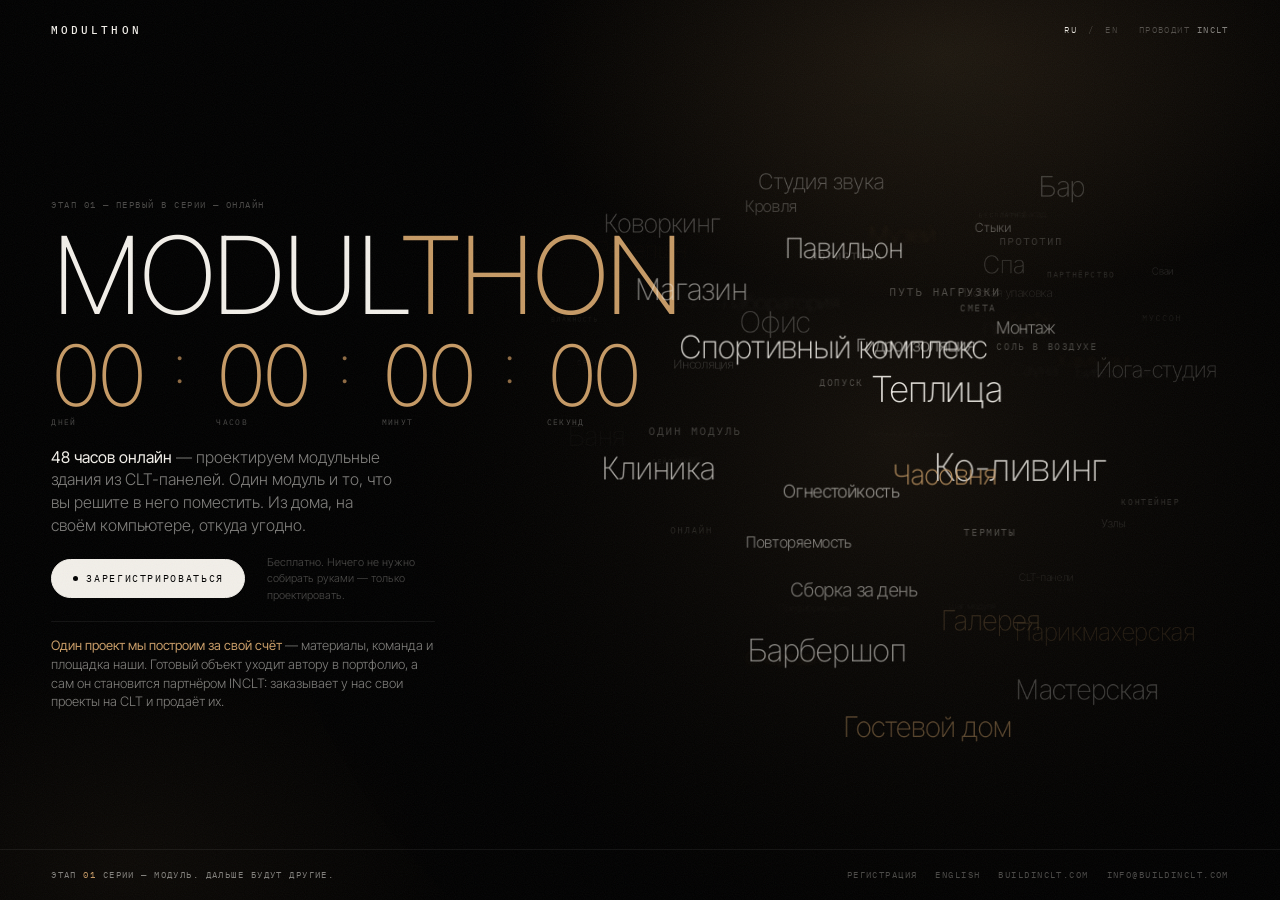
<file: index.html>
<!doctype html>
<html lang="ru">
<head>
<meta charset="utf-8">
<meta name="viewport" content="width=device-width, initial-scale=1">
<title>MODULTHON — 48 часов онлайн: проектируем модульные здания из CLT, бесплатно</title>
<meta name="description" content="Этап 01, онлайн. Сорок восемь часов проектирования модульных зданий из CLT-панелей — баня, спа, галерея, лаборатория, спортзал. Участие бесплатное, нужен только свой компьютер. Один проект INCLT строит за свой счёт, а его автор становится партнёром.">
<link rel="canonical" href="https://modulthon.com/">
<link rel="alternate" hreflang="ru" href="https://modulthon.com/">
<link rel="alternate" hreflang="en" href="https://modulthon.com/en/">
<link rel="alternate" hreflang="x-default" href="https://modulthon.com/">
<meta name="theme-color" content="#000000">
<meta property="og:type" content="website">
<meta property="og:locale" content="ru_RU">
<meta property="og:title" content="MODULTHON — 48 часов онлайн, бесплатно">
<meta property="og:description" content="Один модуль, 48 часов и то здание, которое вы решите в него поместить. Лучший проект мы построим — материалы, команда и площадка наши.">
<meta property="og:url" content="https://modulthon.com/">
<meta name="twitter:card" content="summary_large_image">
<link rel="icon" href="data:image/svg+xml,%3Csvg xmlns='http://www.w3.org/2000/svg' viewBox='0 0 32 32'%3E%3Crect width='32' height='32' fill='%23000'/%3E%3Crect x='7' y='7' width='18' height='18' fill='none' stroke='%23c69a65' stroke-width='2'/%3E%3Cpath d='M16 7v18M7 16h18' stroke='%23c69a65' stroke-width='2'/%3E%3C/svg%3E">
<link rel="preconnect" href="https://fonts.googleapis.com">
<link rel="preconnect" href="https://fonts.gstatic.com" crossorigin>
<link rel="stylesheet" href="https://fonts.googleapis.com/css2?family=IBM+Plex+Mono:wght@400;500&family=Inter+Tight:wght@200;300;400&display=swap">
<link rel="stylesheet" href="./assets/style.css">
<script type="application/ld+json">
{
  "@context": "https://schema.org",
  "@graph": [
  {
  "@type": "Event",
  "@id": "https://modulthon.com/#event",
  "name": "Modulthon — Stage 01",
  "description": "Forty-eight hours online, designing modular buildings in cross-laminated timber. Free to enter. One project is built at INCLT's expense and its author becomes a partner.",
  "inLanguage": ["ru", "en"],
  "startDate": "2026-10-08T09:00:00+08:00",
  "endDate": "2026-10-10T09:00:00+08:00",
  "eventAttendanceMode": "https://schema.org/OnlineEventAttendanceMode",
  "eventStatus": "https://schema.org/EventScheduled",
  "isAccessibleForFree": true,
  "offers": {
    "@type": "Offer",
    "price": "0",
    "priceCurrency": "IDR",
    "availability": "https://schema.org/InStock",
    "url": "https://modulthon.com/register.html"
  },
  "location": {
    "@type": "VirtualLocation",
    "url": "https://modulthon.com/"
  },
  "organizer": { "@type": "Organization", "name": "INCLT", "url": "https://buildinclt.com" },
  "url": "https://modulthon.com/"
  },
  {
  "@type": "Organization",
  "@id": "https://modulthon.com/#organization",
  "name": "MODULTHON",
  "url": "https://modulthon.com/",
  "parentOrganization": {
    "@type": "Organization",
    "@id": "https://buildinclt.com/#organization",
    "name": "INCLT",
    "url": "https://buildinclt.com/"
  }
  }
  ]
}
</script>
</head>
<body class="screen">

<header class="head wrap limit">
  <a class="mark" href="./">MODULTHON</a>
  <span class="head__right">
    <span class="langs"><a href="./" aria-current="page">RU</a>&nbsp;/&nbsp;<a href="./en/">EN</a></span>
    <a class="by" href="https://buildinclt.com" rel="noopener">Проводит <b>INCLT</b></a>
  </span>
</header>

<main class="one wrap limit">

  <section class="lead">
    <span class="eyebrow">Этап 01 — первый в серии — онлайн</span>
    <h1 class="lead__title">MODUL<em>THON</em></h1>

    <!-- Единственное значение, которое правят, чтобы сдвинуть событие. Меняя
         его здесь, поменяйте заодно строку внутри и startDate в JSON-LD выше. -->
    <div class="clock" data-deadline="2026-10-08T09:00:00+08:00" data-labels="Дней,Часов,Минут,Секунд">
      <span class="clock__fallback">Старт 8 октября 2026, 09:00 WITA</span>
    </div>

    <p class="lead__line">
      <b>48 часов онлайн</b> — проектируем модульные здания из CLT-панелей.
      Один модуль и то, что вы решите в него поместить. Из дома, на своём
      компьютере, откуда угодно.
    </p>

    <div class="lead__act">
      <a class="btn" href="./register.html"><span class="btn__dot"></span>Зарегистрироваться</a>
      <p class="note">Бесплатно. Ничего не нужно собирать руками — только проектировать.</p>
    </div>

    <p class="prize">
      <b>Один проект мы построим за свой счёт</b> — материалы, команда
      и площадка наши. Готовый объект уходит автору в портфолио, а сам он
      становится партнёром INCLT: заказывает у нас свои проекты на CLT
      и продаёт их.
    </p>
  </section>

  <section class="field">
    <!-- Слова и ярусы живут здесь: их читает поисковик и видит посетитель
         без JS. cloud.js забирает их отсюда, прячет список и строит из тех
         же слов сферу. Центр и размер — в data-атрибутах ниже. -->
    <div class="cloud" id="cloud" data-cx="0.20" data-cy="-0.01" data-scale="0.94"
         data-label-hint="перетащите центр — двигать облако · колесо — размер"
         data-label-reset="облако возвращено на место"
         data-label-handle="Переместить облако. Колесо — размер, двойной клик — сбросить">
      <span class="tag tag--lg">Йога-студия</span>
      <span class="tag tag--md">Монтаж</span>
      <span class="tag">Прототип</span>
      <span class="tag tag--lg">Гостевой дом</span>
      <span class="tag tag--lg">Баня</span>
      <span class="tag tag--lg">Бар</span>
      <span class="tag tag--md">Инсоляция</span>
      <span class="tag tag--md">Пролёт</span>
      <span class="tag tag--md">Шаг модуля</span>
      <span class="tag">Партнёрство</span>
      <span class="tag tag--lg">Хаммам</span>
      <span class="tag tag--lg">Ко-ливинг</span>
      <span class="tag tag--lg">Коворкинг</span>
      <span class="tag">Один модуль</span>
      <span class="tag">Влажность</span>
      <span class="tag">Портфолио</span>
      <span class="tag tag--lg">Парикмахерская</span>
      <span class="tag tag--md">Тепловой контур</span>
      <span class="tag tag--lg">Клиника</span>
      <span class="tag tag--md">Сборка за день</span>
      <span class="tag tag--lg">Павильон</span>
      <span class="tag tag--md">Крепёж</span>
      <span class="tag">Муссон</span>
      <span class="tag tag--md">Кровля</span>
      <span class="tag tag--lg">Музей</span>
      <span class="tag">Ветровая нагрузка</span>
      <span class="tag">Контейнер</span>
      <span class="tag tag--lg">Лаборатория</span>
      <span class="tag tag--lg">Студия звука</span>
      <span class="tag tag--md">Префабрикация</span>
      <span class="tag tag--md">Узлы</span>
      <span class="tag tag--lg">Галерея</span>
      <span class="tag">Соль в воздухе</span>
      <span class="tag tag--lg">Сауна</span>
      <span class="tag tag--lg">Мастерская</span>
      <span class="tag">Серия</span>
      <span class="tag tag--md">Стыки</span>
      <span class="tag">Бесплатно</span>
      <span class="tag">Онлайн</span>
      <span class="tag tag--md">Огнестойкость</span>
      <span class="tag tag--md">CLT-панели</span>
      <span class="tag">Бали</span>
      <span class="tag tag--lg">Кафе</span>
      <span class="tag tag--lg">Спортивный комплекс</span>
      <span class="tag tag--lg">Пекарня</span>
      <span class="tag tag--lg">Ресепшн</span>
      <span class="tag">Спецификация</span>
      <span class="tag tag--lg">Теплица</span>
      <span class="tag tag--md">Повторяемость</span>
      <span class="tag">Путь нагрузки</span>
      <span class="tag tag--lg">Офис</span>
      <span class="tag tag--md">Сваи</span>
      <span class="tag tag--lg">Часовня</span>
      <span class="tag tag--md">Плоская упаковка</span>
      <span class="tag">Сейсмика</span>
      <span class="tag tag--lg">Магазин</span>
      <span class="tag tag--md">Гидроизоляция</span>
      <span class="tag">Построено, а не отрисовано</span>
      <span class="tag tag--md">Транспортный габарит</span>
      <span class="tag tag--md">Вентфасад</span>
      <span class="tag">48 часов</span>
      <span class="tag">Чертёж</span>
      <span class="tag tag--lg">Барбершоп</span>
      <span class="tag">Смета</span>
      <span class="tag">Допуск</span>
      <span class="tag tag--md">Тропическая детализация</span>
      <span class="tag tag--lg">Спортзал</span>
      <span class="tag tag--lg">Спа</span>
      <span class="tag">UTC+8</span>
      <span class="tag">Термиты</span>
      <span class="tag tag--lg">Библиотека</span>
      <span class="tag tag--md">Акустика</span>
      <span class="tag">Логистика</span>
    </div>

  </section>

</main>

<footer class="foot wrap limit">
  <span class="hint">Этап <b>01</b> серии — модуль. Дальше будут другие.</span>
  <nav>
    <a href="./register.html">Регистрация</a>
    <a href="./en/">English</a>
    <a href="https://buildinclt.com" rel="noopener">buildinclt.com</a>
    <a href="mailto:info@buildinclt.com">info@buildinclt.com</a>
  </nav>
</footer>

<script src="./assets/app.js" defer></script>
<script src="./assets/cloud.js" defer></script>
</body>
</html>
</file>
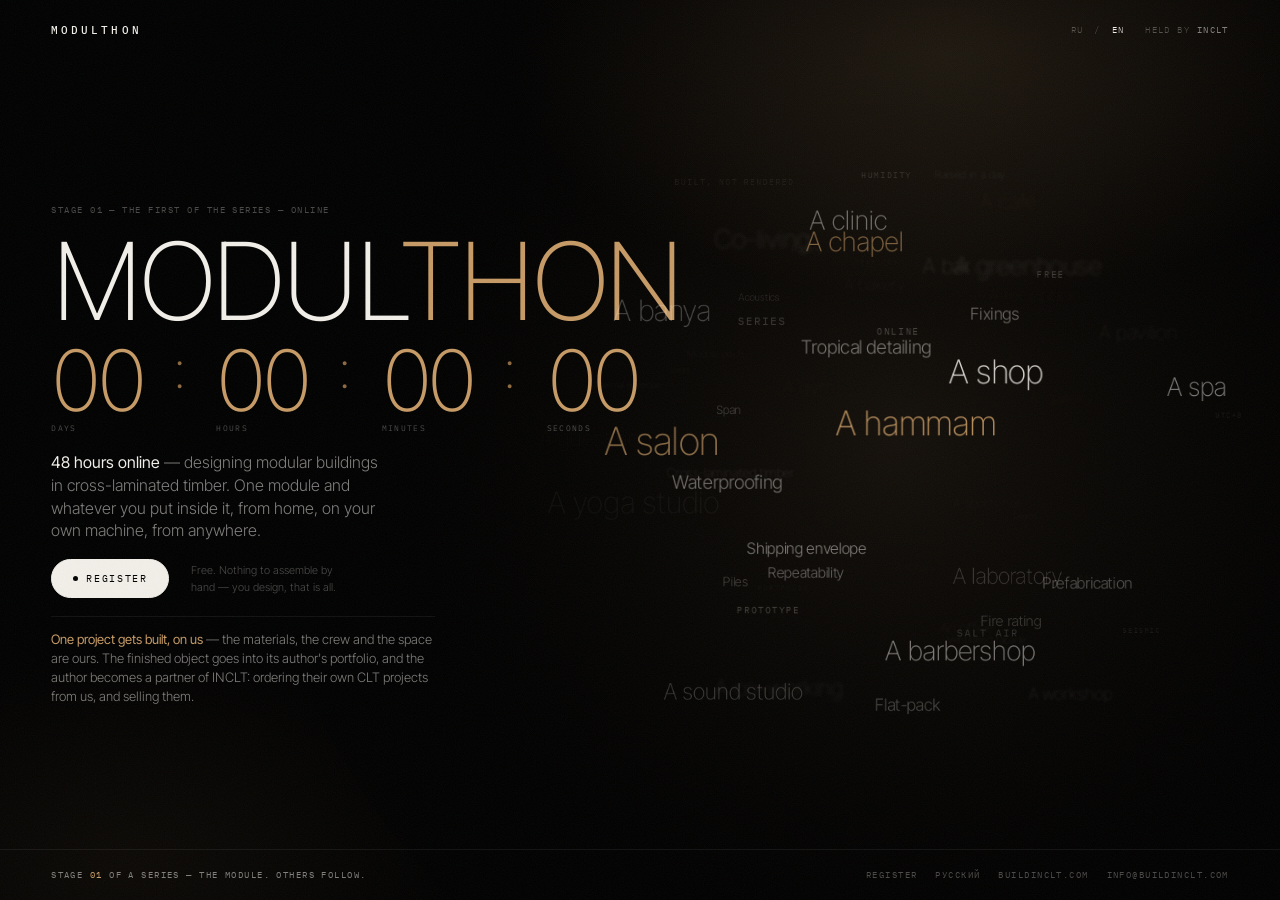
<file: en/index.html>
<!doctype html>
<html lang="en">
<head>
<meta charset="utf-8">
<meta name="viewport" content="width=device-width, initial-scale=1">
<title>MODULTHON — 48 free hours online, designing modular buildings in CLT</title>
<meta name="description" content="Stage 01, online. Forty-eight hours designing modular buildings in cross-laminated timber — a sauna, a spa, a gallery, a laboratory. Free, and all you need is your own computer. One project gets built at INCLT's expense, and its author becomes a partner.">
<link rel="canonical" href="https://modulthon.com/en/">
<link rel="alternate" hreflang="ru" href="https://modulthon.com/">
<link rel="alternate" hreflang="en" href="https://modulthon.com/en/">
<link rel="alternate" hreflang="x-default" href="https://modulthon.com/">
<meta name="theme-color" content="#000000">
<meta property="og:type" content="website">
<meta property="og:locale" content="en_US">
<meta property="og:title" content="MODULTHON — 48 free hours online">
<meta property="og:description" content="One module, 48 hours, and whatever building you decide to put inside it. The best project gets built — materials, crew and space on us.">
<meta property="og:url" content="https://modulthon.com/en/">
<meta name="twitter:card" content="summary_large_image">
<link rel="icon" href="data:image/svg+xml,%3Csvg xmlns='http://www.w3.org/2000/svg' viewBox='0 0 32 32'%3E%3Crect width='32' height='32' fill='%23000'/%3E%3Crect x='7' y='7' width='18' height='18' fill='none' stroke='%23c69a65' stroke-width='2'/%3E%3Cpath d='M16 7v18M7 16h18' stroke='%23c69a65' stroke-width='2'/%3E%3C/svg%3E">
<link rel="preconnect" href="https://fonts.googleapis.com">
<link rel="preconnect" href="https://fonts.gstatic.com" crossorigin>
<link rel="stylesheet" href="https://fonts.googleapis.com/css2?family=IBM+Plex+Mono:wght@400;500&family=Inter+Tight:wght@200;300;400&display=swap">
<link rel="stylesheet" href="../assets/style.css">
<script type="application/ld+json">
{
  "@context": "https://schema.org",
  "@graph": [
  {
  "@type": "Event",
  "@id": "https://modulthon.com/#event",
  "name": "Modulthon — Stage 01",
  "description": "Forty-eight hours online, designing modular buildings in cross-laminated timber. Free to enter. One project is built at INCLT's expense and its author becomes a partner.",
  "inLanguage": ["ru", "en"],
  "startDate": "2026-10-08T09:00:00+08:00",
  "endDate": "2026-10-10T09:00:00+08:00",
  "eventAttendanceMode": "https://schema.org/OnlineEventAttendanceMode",
  "eventStatus": "https://schema.org/EventScheduled",
  "isAccessibleForFree": true,
  "offers": {
    "@type": "Offer",
    "price": "0",
    "priceCurrency": "IDR",
    "availability": "https://schema.org/InStock",
    "url": "https://modulthon.com/en/register.html"
  },
  "location": {
    "@type": "VirtualLocation",
    "url": "https://modulthon.com/"
  },
  "organizer": { "@type": "Organization", "name": "INCLT", "url": "https://buildinclt.com" },
  "url": "https://modulthon.com/"
  },
  {
  "@type": "Organization",
  "@id": "https://modulthon.com/#organization",
  "name": "MODULTHON",
  "url": "https://modulthon.com/",
  "parentOrganization": {
    "@type": "Organization",
    "@id": "https://buildinclt.com/#organization",
    "name": "INCLT",
    "url": "https://buildinclt.com/"
  }
  }
  ]
}
</script>
</head>
<body class="screen">

<header class="head wrap limit">
  <a class="mark" href="./">MODULTHON</a>
  <span class="head__right">
    <span class="langs"><a href="../">RU</a>&nbsp;/&nbsp;<a href="./" aria-current="page">EN</a></span>
    <a class="by" href="https://buildinclt.com" rel="noopener">Held by <b>INCLT</b></a>
  </span>
</header>

<main class="one wrap limit">

  <section class="lead">
    <span class="eyebrow">Stage 01 — the first of the series — online</span>
    <h1 class="lead__title">MODUL<em>THON</em></h1>

    <div class="clock" data-deadline="2026-10-08T09:00:00+08:00" data-labels="Days,Hours,Minutes,Seconds">
      <span class="clock__fallback">Opens 8 October 2026, 09:00 WITA</span>
    </div>

    <p class="lead__line">
      <b>48 hours online</b> — designing modular buildings in cross-laminated
      timber. One module and whatever you put inside it, from home, on your
      own machine, from anywhere.
    </p>

    <div class="lead__act">
      <a class="btn" href="./register.html"><span class="btn__dot"></span>Register</a>
      <p class="note">Free. Nothing to assemble by hand — you design, that is all.</p>
    </div>

    <p class="prize">
      <b>One project gets built, on us</b> — the materials, the crew and the
      space are ours. The finished object goes into its author's portfolio,
      and the author becomes a partner of INCLT: ordering their own
      CLT projects from us, and selling them.
    </p>
  </section>

  <section class="field">
    <!-- Слова и ярусы живут здесь: их читает поисковик и видит посетитель
         без JS. cloud.js забирает их отсюда, прячет список и строит из тех
         же слов сферу. Центр и размер — в data-атрибутах ниже. -->
    <div class="cloud" id="cloud" data-cx="0.20" data-cy="-0.01" data-scale="0.94">
      <span class="tag tag--lg">A yoga studio</span>
      <span class="tag tag--md">Assembly</span>
      <span class="tag">Prototype</span>
      <span class="tag tag--lg">A guest house</span>
      <span class="tag tag--lg">A sauna</span>
      <span class="tag tag--lg">A bar</span>
      <span class="tag tag--md">Daylight</span>
      <span class="tag tag--md">Span</span>
      <span class="tag tag--md">Module pitch</span>
      <span class="tag">Partnership</span>
      <span class="tag tag--lg">A hammam</span>
      <span class="tag tag--lg">Co-living</span>
      <span class="tag tag--lg">A co-working</span>
      <span class="tag">One module</span>
      <span class="tag">Humidity</span>
      <span class="tag">Portfolio</span>
      <span class="tag tag--lg">A salon</span>
      <span class="tag tag--md">Thermal envelope</span>
      <span class="tag tag--lg">A clinic</span>
      <span class="tag tag--md">Raised in a day</span>
      <span class="tag tag--lg">A pavilion</span>
      <span class="tag tag--md">Fixings</span>
      <span class="tag">Monsoon</span>
      <span class="tag tag--md">Roofing</span>
      <span class="tag tag--lg">A museum</span>
      <span class="tag">Wind load</span>
      <span class="tag">Container</span>
      <span class="tag tag--lg">A laboratory</span>
      <span class="tag tag--lg">A sound studio</span>
      <span class="tag tag--md">Prefabrication</span>
      <span class="tag tag--md">Joints</span>
      <span class="tag tag--lg">A gallery</span>
      <span class="tag">Salt air</span>
      <span class="tag tag--lg">A banya</span>
      <span class="tag tag--lg">A workshop</span>
      <span class="tag">Series</span>
      <span class="tag tag--md">Seams</span>
      <span class="tag">Free</span>
      <span class="tag">Online</span>
      <span class="tag tag--md">Fire rating</span>
      <span class="tag tag--md">Cross-laminated timber</span>
      <span class="tag">Bali</span>
      <span class="tag tag--lg">A café</span>
      <span class="tag tag--lg">A sports hall</span>
      <span class="tag tag--lg">A bakery</span>
      <span class="tag tag--lg">A reception</span>
      <span class="tag">Schedule</span>
      <span class="tag tag--lg">A greenhouse</span>
      <span class="tag tag--md">Repeatability</span>
      <span class="tag">Load path</span>
      <span class="tag tag--lg">An office</span>
      <span class="tag tag--md">Piles</span>
      <span class="tag tag--lg">A chapel</span>
      <span class="tag tag--md">Flat-pack</span>
      <span class="tag">Seismic</span>
      <span class="tag tag--lg">A shop</span>
      <span class="tag tag--md">Waterproofing</span>
      <span class="tag">Built, not rendered</span>
      <span class="tag tag--md">Shipping envelope</span>
      <span class="tag tag--md">Ventilated façade</span>
      <span class="tag">48 hours</span>
      <span class="tag">Drawings</span>
      <span class="tag tag--lg">A barbershop</span>
      <span class="tag">Costing</span>
      <span class="tag">Tolerance</span>
      <span class="tag tag--md">Tropical detailing</span>
      <span class="tag tag--lg">A gym</span>
      <span class="tag tag--lg">A spa</span>
      <span class="tag">UTC+8</span>
      <span class="tag">Termites</span>
      <span class="tag tag--lg">A library</span>
      <span class="tag tag--md">Acoustics</span>
      <span class="tag">Logistics</span>
    </div>

  </section>

</main>

<footer class="foot wrap limit">
  <span class="hint">Stage <b>01</b> of a series — the module. Others follow.</span>
  <nav>
    <a href="./register.html">Register</a>
    <a href="../">Русский</a>
    <a href="https://buildinclt.com" rel="noopener">buildinclt.com</a>
    <a href="mailto:info@buildinclt.com">info@buildinclt.com</a>
  </nav>
</footer>

<script src="../assets/app.js" defer></script>
<script src="../assets/cloud.js" defer></script>
</body>
</html>
</file>
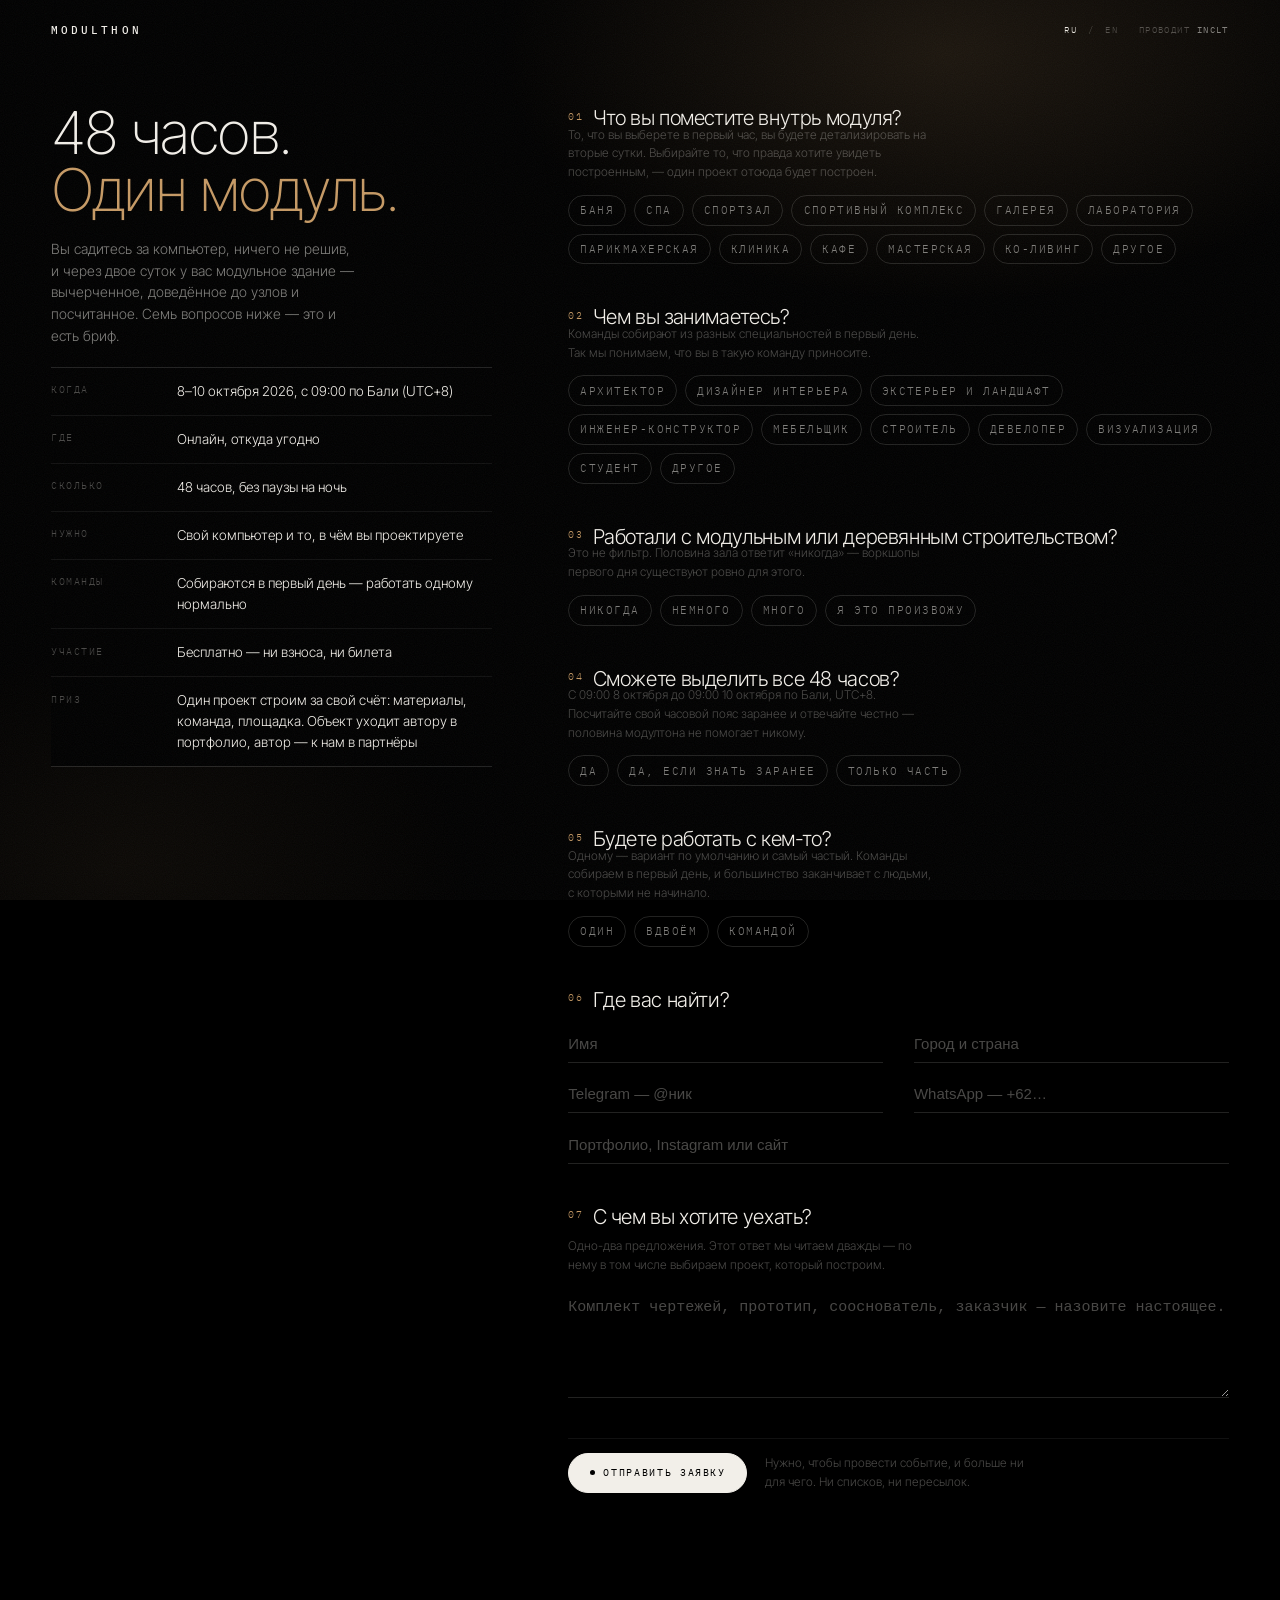
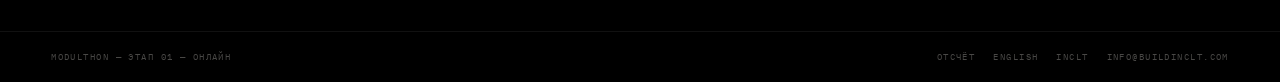
<file: register.html>
<!doctype html>
<html lang="ru">
<head>
<meta charset="utf-8">
<meta name="viewport" content="width=device-width, initial-scale=1">
<title>Регистрация — MODULTHON — участие бесплатное</title>
<meta name="description" content="Регистрация на Modulthon, этап 01: 48 часов онлайн, проектируем модульное здание из CLT-панелей — баню, спа, галерею, лабораторию, что выберете. Участие бесплатное, один проект INCLT строит за свой счёт.">
<link rel="canonical" href="https://modulthon.com/register.html">
<link rel="alternate" hreflang="ru" href="https://modulthon.com/register.html">
<link rel="alternate" hreflang="en" href="https://modulthon.com/en/register.html">
<link rel="alternate" hreflang="x-default" href="https://modulthon.com/register.html">
<meta name="theme-color" content="#000000">
<meta property="og:type" content="website">
<meta property="og:locale" content="ru_RU">
<meta property="og:title" content="Регистрация — MODULTHON">
<meta property="og:description" content="Семь вопросов. Они же и есть бриф. Онлайн, бесплатно, один проект будет построен.">
<meta property="og:url" content="https://modulthon.com/register.html">
<link rel="icon" href="data:image/svg+xml,%3Csvg xmlns='http://www.w3.org/2000/svg' viewBox='0 0 32 32'%3E%3Crect width='32' height='32' fill='%23000'/%3E%3Crect x='7' y='7' width='18' height='18' fill='none' stroke='%23c69a65' stroke-width='2'/%3E%3Cpath d='M16 7v18M7 16h18' stroke='%23c69a65' stroke-width='2'/%3E%3C/svg%3E">
<link rel="preconnect" href="https://fonts.googleapis.com">
<link rel="preconnect" href="https://fonts.gstatic.com" crossorigin>
<link rel="stylesheet" href="https://fonts.googleapis.com/css2?family=IBM+Plex+Mono:wght@400;500&family=Inter+Tight:wght@200;300;400&display=swap">
<link rel="stylesheet" href="./assets/style.css">
</head>
<body>

<header class="head wrap limit">
  <a class="mark" href="./">MODULTHON</a>
  <span class="head__right">
    <span class="langs"><a href="./register.html" aria-current="page">RU</a>&nbsp;/&nbsp;<a href="./en/register.html">EN</a></span>
    <a class="by" href="https://buildinclt.com" rel="noopener">Проводит <b>INCLT</b></a>
  </span>
</header>

<main class="reg wrap limit">

  <aside class="brief">
    <h1>48 часов.<br><em>Один модуль.</em></h1>
    <p>
      Вы садитесь за компьютер, ничего не решив, и через двое суток у вас
      модульное здание — вычерченное, доведённое до узлов и посчитанное.
      Семь вопросов ниже — это и есть бриф.
    </p>
    <dl>
      <div><dt>Когда</dt><dd>8–10 октября 2026, с 09:00 по Бали (UTC+8)</dd></div>
      <div><dt>Где</dt><dd>Онлайн, откуда угодно</dd></div>
      <div><dt>Сколько</dt><dd>48 часов, без паузы на ночь</dd></div>
      <div><dt>Нужно</dt><dd>Свой компьютер и то, в чём вы проектируете</dd></div>
      <div><dt>Команды</dt><dd>Собираются в первый день — работать одному нормально</dd></div>
      <div><dt>Участие</dt><dd>Бесплатно — ни взноса, ни билета</dd></div>
      <div><dt>Приз</dt><dd>Один проект строим за свой счёт: материалы, команда, площадка. Объект уходит автору в портфолио, автор — к нам в партнёры</dd></div>
    </dl>
  </aside>

  <div>
    <form class="form" id="reg" novalidate>

      <fieldset class="q" style="border:0;padding:0;margin:0;">
        <legend class="q__ask" style="padding:0;"><span>01</span>Что вы поместите внутрь модуля?</legend>
        <p class="q__why">
          То, что вы выберете в первый час, вы будете детализировать на
          вторые сутки. Выбирайте то, что правда хотите увидеть построенным, —
          один проект отсюда будет построен.
        </p>
        <span class="opts">
          <label class="opt"><input type="checkbox" name="typology" value="Баня"><span>Баня</span></label>
          <label class="opt"><input type="checkbox" name="typology" value="Спа"><span>Спа</span></label>
          <label class="opt"><input type="checkbox" name="typology" value="Спортзал"><span>Спортзал</span></label>
          <label class="opt"><input type="checkbox" name="typology" value="Спортивный комплекс"><span>Спортивный комплекс</span></label>
          <label class="opt"><input type="checkbox" name="typology" value="Галерея"><span>Галерея</span></label>
          <label class="opt"><input type="checkbox" name="typology" value="Лаборатория"><span>Лаборатория</span></label>
          <label class="opt"><input type="checkbox" name="typology" value="Парикмахерская"><span>Парикмахерская</span></label>
          <label class="opt"><input type="checkbox" name="typology" value="Клиника"><span>Клиника</span></label>
          <label class="opt"><input type="checkbox" name="typology" value="Кафе"><span>Кафе</span></label>
          <label class="opt"><input type="checkbox" name="typology" value="Мастерская"><span>Мастерская</span></label>
          <label class="opt"><input type="checkbox" name="typology" value="Ко-ливинг"><span>Ко-ливинг</span></label>
          <label class="opt"><input type="checkbox" name="typology" value="Другое"><span>Другое</span></label>
        </span>
      </fieldset>

      <fieldset class="q" style="border:0;padding:0;margin:0;">
        <legend class="q__ask" style="padding:0;"><span>02</span>Чем вы занимаетесь?</legend>
        <p class="q__why">
          Команды собирают из разных специальностей в первый день. Так мы
          понимаем, что вы в такую команду приносите.
        </p>
        <span class="opts">
          <label class="opt"><input type="checkbox" name="role" value="Архитектор"><span>Архитектор</span></label>
          <label class="opt"><input type="checkbox" name="role" value="Дизайнер интерьера"><span>Дизайнер интерьера</span></label>
          <label class="opt"><input type="checkbox" name="role" value="Экстерьер и ландшафт"><span>Экстерьер и ландшафт</span></label>
          <label class="opt"><input type="checkbox" name="role" value="Инженер-конструктор"><span>Инженер-конструктор</span></label>
          <label class="opt"><input type="checkbox" name="role" value="Мебельщик"><span>Мебельщик</span></label>
          <label class="opt"><input type="checkbox" name="role" value="Строитель"><span>Строитель</span></label>
          <label class="opt"><input type="checkbox" name="role" value="Девелопер"><span>Девелопер</span></label>
          <label class="opt"><input type="checkbox" name="role" value="Визуализация"><span>Визуализация</span></label>
          <label class="opt"><input type="checkbox" name="role" value="Студент"><span>Студент</span></label>
          <label class="opt"><input type="checkbox" name="role" value="Другое"><span>Другое</span></label>
        </span>
      </fieldset>

      <fieldset class="q" style="border:0;padding:0;margin:0;">
        <legend class="q__ask" style="padding:0;"><span>03</span>Работали с модульным или деревянным строительством?</legend>
        <p class="q__why">
          Это не фильтр. Половина зала ответит «никогда» — воркшопы первого
          дня существуют ровно для этого.
        </p>
        <span class="opts">
          <label class="opt"><input type="radio" name="experience" value="Никогда"><span>Никогда</span></label>
          <label class="opt"><input type="radio" name="experience" value="Немного"><span>Немного</span></label>
          <label class="opt"><input type="radio" name="experience" value="Много"><span>Много</span></label>
          <label class="opt"><input type="radio" name="experience" value="Я это произвожу"><span>Я это произвожу</span></label>
        </span>
      </fieldset>

      <fieldset class="q" style="border:0;padding:0;margin:0;">
        <legend class="q__ask" style="padding:0;"><span>04</span>Сможете выделить все 48 часов?</legend>
        <p class="q__why">
          С 09:00 8 октября до 09:00 10 октября по Бали, UTC+8. Посчитайте
          свой часовой пояс заранее и отвечайте честно — половина модултона
          не помогает никому.
        </p>
        <span class="opts">
          <label class="opt"><input type="radio" name="attendance" value="Да"><span>Да</span></label>
          <label class="opt"><input type="radio" name="attendance" value="Да, если знать заранее"><span>Да, если знать заранее</span></label>
          <label class="opt"><input type="radio" name="attendance" value="Только часть"><span>Только часть</span></label>
        </span>
      </fieldset>

      <fieldset class="q" style="border:0;padding:0;margin:0;">
        <legend class="q__ask" style="padding:0;"><span>05</span>Будете работать с кем-то?</legend>
        <p class="q__why">
          Одному — вариант по умолчанию и самый частый. Команды собираем
          в первый день, и большинство заканчивает с людьми, с которыми
          не начинало.
        </p>
        <span class="opts">
          <label class="opt"><input type="radio" name="team" value="Один"><span>Один</span></label>
          <label class="opt"><input type="radio" name="team" value="Вдвоём"><span>Вдвоём</span></label>
          <label class="opt"><input type="radio" name="team" value="Командой"><span>Командой</span></label>
        </span>
      </fieldset>

      <div class="q">
        <p class="q__ask"><span>06</span>Где вас найти?</p>
        <div class="pair">
          <input name="name" type="text" placeholder="Имя" autocomplete="name" required>
          <input name="city" type="text" placeholder="Город и страна" autocomplete="address-level2">
        </div>
        <div class="pair">
          <input name="telegram" type="text" placeholder="Telegram — @ник">
          <input name="whatsapp" type="text" inputmode="tel" placeholder="WhatsApp — +62…">
        </div>
        <input name="link" type="url" inputmode="url" placeholder="Портфолио, Instagram или сайт">
      </div>

      <div class="q">
        <p class="q__ask"><span>07</span>С чем вы хотите уехать?</p>
        <p class="q__why">Одно-два предложения. Этот ответ мы читаем дважды — по нему в том числе выбираем проект, который построим.</p>
        <textarea name="goal" rows="4" required
          placeholder="Комплект чертежей, прототип, сооснователь, заказчик — назовите настоящее."></textarea>
      </div>

      <div class="form__foot">
        <button class="btn" type="submit"><span class="btn__dot"></span>Отправить заявку</button>
        <p class="form__note">
          Нужно, чтобы провести событие, и больше ни для чего. Ни списков,
          ни пересылок.
        </p>
      </div>
      <p class="form__status" id="status" role="status" aria-live="polite"></p>
    </form>

    <div class="done" id="done" hidden>
      <svg class="weave" viewBox="-6 -6 112 112" aria-hidden="true" focusable="false">
          <rect class="wv wv--l" style="--n:0" x="0" y="19" width="15" height="22"/>
          <rect class="wv wv--r" style="--n:1" x="45" y="19" width="55" height="22"/>
          <rect class="wv wv--l" style="--n:2" x="0" y="59" width="55" height="22"/>
          <rect class="wv wv--r" style="--n:3" x="85" y="59" width="15" height="22"/>
          <rect class="wv wv--t" style="--n:4" x="19" y="0" width="22" height="55"/>
          <rect class="wv wv--b" style="--n:5" x="19" y="85" width="22" height="15"/>
          <rect class="wv wv--t" style="--n:6" x="59" y="0" width="22" height="15"/>
          <rect class="wv wv--b" style="--n:7" x="59" y="45" width="22" height="55"/>
      </svg>
      <span class="eyebrow">Заявка принята</span>
      <h2>Вы в списке.</h2>
      <p>
        Каждую заявку читаем сами, поэтому ответ приходит через несколько дней
        и от человека. Ближе к дате пришлём бриф, ссылку на созвон и вашу
        команду. До тех пор —
        <a class="inline" href="mailto:info@buildinclt.com">info@buildinclt.com</a>.
      </p>
      <a class="btn btn--quiet" href="./">Назад</a>
          <p class="done__acts">
        <button class="btn" type="button" data-open-join>Канал участников <span class="btn__arrow" aria-hidden="true">→</span></button>
      </p>
</div>
  </div>

</main>

  <!-- Показывается сразу после отправки. Момент выбран не случайно: интерес
       у человека максимален именно здесь, а канал — единственное место, где
       он потом узнает бриф, расписание и имя победителя. -->
  <dialog class="join" id="join">
    <div class="join__body">
      <span class="eyebrow">Заявка принята</span>
      <h2 class="join__title">Теперь — в канал <em>участников</em>.</h2>
      <p class="join__text">
        Весь Modulthon идёт там и только там: брифы, расписание, ответы на вопросы
        и объявление победителей. Кто не в канале — узнаёт последним.
      </p>

      <a class="btn join__cta" href="https://t.me/+xoD5pkJ8YSVlMmNi" target="_blank" rel="noopener">
        Вступить в Telegram <span class="btn__arrow" aria-hidden="true">→</span>
      </a>

      <p class="join__alt">
        Нет Telegram? Есть <a href="https://chat.whatsapp.com/Cfi0zI77T502tge9FHA7OF?mode=gi_t" target="_blank" rel="noopener">группа в WhatsApp</a> —
        но основное происходит в Telegram, и его лучше поставить.
      </p>

      <form method="dialog"><button class="btn btn--quiet join__later" value="close">Позже</button></form>
    </div>
  </dialog>


<footer class="foot wrap limit">
  <span>MODULTHON — ЭТАП 01 — ОНЛАЙН</span>
  <nav>
    <a href="./">Отсчёт</a>
    <a href="./en/register.html">English</a>
    <a href="https://buildinclt.com" rel="noopener">INCLT</a>
    <a href="mailto:info@buildinclt.com">info@buildinclt.com</a>
  </nav>
</footer>

<script src="./assets/app.js" defer></script>
</body>
</html>
</file>
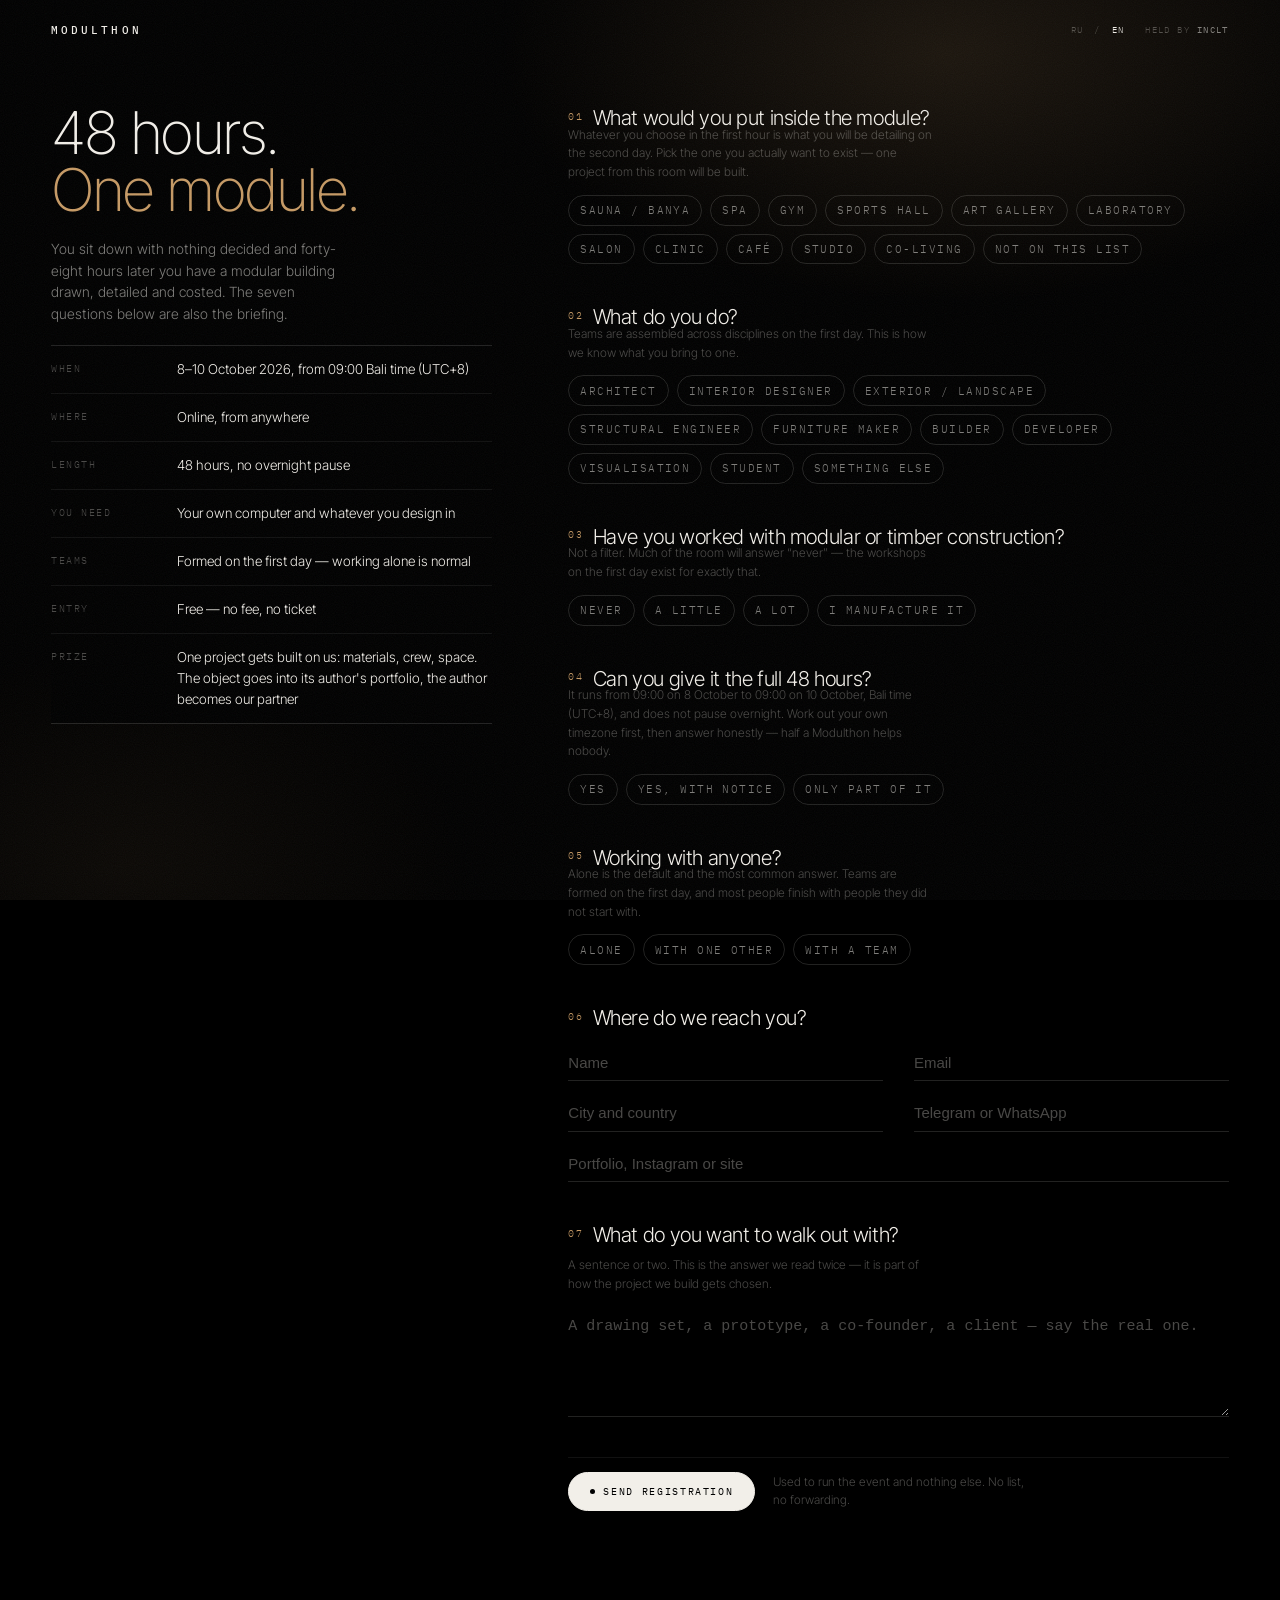
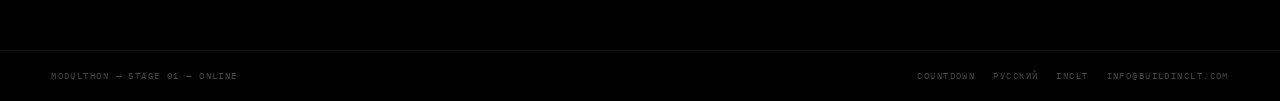
<file: en/register.html>
<!doctype html>
<html lang="en">
<head>
<meta charset="utf-8">
<meta name="viewport" content="width=device-width, initial-scale=1">
<title>Register — MODULTHON — free entry</title>
<meta name="description" content="Register for Modulthon Stage 01: 48 free hours online designing a modular building in cross-laminated timber — a sauna, a spa, a gallery, a laboratory, whatever you choose. One project gets built at INCLT's expense.">
<link rel="canonical" href="https://modulthon.com/en/register.html">
<link rel="alternate" hreflang="ru" href="https://modulthon.com/register.html">
<link rel="alternate" hreflang="en" href="https://modulthon.com/en/register.html">
<link rel="alternate" hreflang="x-default" href="https://modulthon.com/register.html">
<meta name="theme-color" content="#000000">
<meta property="og:type" content="website">
<meta property="og:locale" content="en_US">
<meta property="og:title" content="Register — MODULTHON">
<meta property="og:description" content="Seven questions. They are also the briefing. Online, free, and one project gets built.">
<meta property="og:url" content="https://modulthon.com/en/register.html">
<link rel="icon" href="data:image/svg+xml,%3Csvg xmlns='http://www.w3.org/2000/svg' viewBox='0 0 32 32'%3E%3Crect width='32' height='32' fill='%23000'/%3E%3Crect x='7' y='7' width='18' height='18' fill='none' stroke='%23c69a65' stroke-width='2'/%3E%3Cpath d='M16 7v18M7 16h18' stroke='%23c69a65' stroke-width='2'/%3E%3C/svg%3E">
<link rel="preconnect" href="https://fonts.googleapis.com">
<link rel="preconnect" href="https://fonts.gstatic.com" crossorigin>
<link rel="stylesheet" href="https://fonts.googleapis.com/css2?family=IBM+Plex+Mono:wght@400;500&family=Inter+Tight:wght@200;300;400&display=swap">
<link rel="stylesheet" href="../assets/style.css">
</head>
<body>

<header class="head wrap limit">
  <a class="mark" href="./">MODULTHON</a>
  <span class="head__right">
    <span class="langs"><a href="../register.html">RU</a>&nbsp;/&nbsp;<a href="./register.html" aria-current="page">EN</a></span>
    <a class="by" href="https://buildinclt.com" rel="noopener">Held by <b>INCLT</b></a>
  </span>
</header>

<main class="reg wrap limit">

  <aside class="brief">
    <h1>48 hours.<br><em>One module.</em></h1>
    <p>
      You sit down with nothing decided and forty-eight hours later you have
      a modular building drawn, detailed and costed. The seven questions below
      are also the briefing.
    </p>
    <dl>
      <div><dt>When</dt><dd>8–10 October 2026, from 09:00 Bali time (UTC+8)</dd></div>
      <div><dt>Where</dt><dd>Online, from anywhere</dd></div>
      <div><dt>Length</dt><dd>48 hours, no overnight pause</dd></div>
      <div><dt>You need</dt><dd>Your own computer and whatever you design in</dd></div>
      <div><dt>Teams</dt><dd>Formed on the first day — working alone is normal</dd></div>
      <div><dt>Entry</dt><dd>Free — no fee, no ticket</dd></div>
      <div><dt>Prize</dt><dd>One project gets built on us: materials, crew, space. The object goes into its author's portfolio, the author becomes our partner</dd></div>
    </dl>
  </aside>

  <div>
    <form class="form" id="reg" novalidate>

      <fieldset class="q" style="border:0;padding:0;margin:0;">
        <legend class="q__ask" style="padding:0;"><span>01</span>What would you put inside the module?</legend>
        <p class="q__why">
          Whatever you choose in the first hour is what you will be detailing
          on the second day. Pick the one you actually want to exist — one
          project from this room will be built.
        </p>
        <span class="opts">
          <label class="opt"><input type="checkbox" name="typology" value="Sauna / banya"><span>Sauna / banya</span></label>
          <label class="opt"><input type="checkbox" name="typology" value="Spa"><span>Spa</span></label>
          <label class="opt"><input type="checkbox" name="typology" value="Gym"><span>Gym</span></label>
          <label class="opt"><input type="checkbox" name="typology" value="Sports hall"><span>Sports hall</span></label>
          <label class="opt"><input type="checkbox" name="typology" value="Art gallery"><span>Art gallery</span></label>
          <label class="opt"><input type="checkbox" name="typology" value="Laboratory"><span>Laboratory</span></label>
          <label class="opt"><input type="checkbox" name="typology" value="Salon"><span>Salon</span></label>
          <label class="opt"><input type="checkbox" name="typology" value="Clinic"><span>Clinic</span></label>
          <label class="opt"><input type="checkbox" name="typology" value="Café"><span>Café</span></label>
          <label class="opt"><input type="checkbox" name="typology" value="Studio"><span>Studio</span></label>
          <label class="opt"><input type="checkbox" name="typology" value="Co-living"><span>Co-living</span></label>
          <label class="opt"><input type="checkbox" name="typology" value="Not on this list"><span>Not on this list</span></label>
        </span>
      </fieldset>

      <fieldset class="q" style="border:0;padding:0;margin:0;">
        <legend class="q__ask" style="padding:0;"><span>02</span>What do you do?</legend>
        <p class="q__why">
          Teams are assembled across disciplines on the first day. This is
          how we know what you bring to one.
        </p>
        <span class="opts">
          <label class="opt"><input type="checkbox" name="role" value="Architect"><span>Architect</span></label>
          <label class="opt"><input type="checkbox" name="role" value="Interior designer"><span>Interior designer</span></label>
          <label class="opt"><input type="checkbox" name="role" value="Exterior / landscape"><span>Exterior / landscape</span></label>
          <label class="opt"><input type="checkbox" name="role" value="Structural engineer"><span>Structural engineer</span></label>
          <label class="opt"><input type="checkbox" name="role" value="Furniture maker"><span>Furniture maker</span></label>
          <label class="opt"><input type="checkbox" name="role" value="Builder"><span>Builder</span></label>
          <label class="opt"><input type="checkbox" name="role" value="Developer"><span>Developer</span></label>
          <label class="opt"><input type="checkbox" name="role" value="Visualisation"><span>Visualisation</span></label>
          <label class="opt"><input type="checkbox" name="role" value="Student"><span>Student</span></label>
          <label class="opt"><input type="checkbox" name="role" value="Something else"><span>Something else</span></label>
        </span>
      </fieldset>

      <fieldset class="q" style="border:0;padding:0;margin:0;">
        <legend class="q__ask" style="padding:0;"><span>03</span>Have you worked with modular or timber construction?</legend>
        <p class="q__why">
          Not a filter. Much of the room will answer “never” — the workshops on
          the first day exist for exactly that.
        </p>
        <span class="opts">
          <label class="opt"><input type="radio" name="experience" value="Never"><span>Never</span></label>
          <label class="opt"><input type="radio" name="experience" value="A little"><span>A little</span></label>
          <label class="opt"><input type="radio" name="experience" value="A lot"><span>A lot</span></label>
          <label class="opt"><input type="radio" name="experience" value="I manufacture it"><span>I manufacture it</span></label>
        </span>
      </fieldset>

      <fieldset class="q" style="border:0;padding:0;margin:0;">
        <legend class="q__ask" style="padding:0;"><span>04</span>Can you give it the full 48 hours?</legend>
        <p class="q__why">
          It runs from 09:00 on 8 October to 09:00 on 10 October, Bali time
          (UTC+8), and does not pause overnight. Work out your own timezone
          first, then answer honestly — half a Modulthon helps nobody.
        </p>
        <span class="opts">
          <label class="opt"><input type="radio" name="attendance" value="Yes"><span>Yes</span></label>
          <label class="opt"><input type="radio" name="attendance" value="Yes, with notice"><span>Yes, with notice</span></label>
          <label class="opt"><input type="radio" name="attendance" value="Part of it"><span>Only part of it</span></label>
        </span>
      </fieldset>

      <fieldset class="q" style="border:0;padding:0;margin:0;">
        <legend class="q__ask" style="padding:0;"><span>05</span>Working with anyone?</legend>
        <p class="q__why">
          Alone is the default and the most common answer. Teams are formed on
          the first day, and most people finish with people they did not
          start with.
        </p>
        <span class="opts">
          <label class="opt"><input type="radio" name="team" value="Alone"><span>Alone</span></label>
          <label class="opt"><input type="radio" name="team" value="With one other"><span>With one other</span></label>
          <label class="opt"><input type="radio" name="team" value="With a team"><span>With a team</span></label>
        </span>
      </fieldset>

      <div class="q">
        <p class="q__ask"><span>06</span>Where do we reach you?</p>
        <div class="pair">
          <input name="name" type="text" placeholder="Name" autocomplete="name" required>
          <input name="email" type="email" placeholder="Email" autocomplete="email" required>
        </div>
        <div class="pair">
          <input name="city" type="text" placeholder="City and country" autocomplete="address-level2">
          <input name="telegram" type="text" placeholder="Telegram or WhatsApp">
        </div>
        <input name="link" type="url" inputmode="url" placeholder="Portfolio, Instagram or site">
      </div>

      <div class="q">
        <p class="q__ask"><span>07</span>What do you want to walk out with?</p>
        <p class="q__why">A sentence or two. This is the answer we read twice — it is part of how the project we build gets chosen.</p>
        <textarea name="goal" rows="4" required
          placeholder="A drawing set, a prototype, a co-founder, a client — say the real one."></textarea>
      </div>

      <div class="form__foot">
        <button class="btn" type="submit"><span class="btn__dot"></span>Send registration</button>
        <p class="form__note">
          Used to run the event and nothing else. No list, no forwarding.
        </p>
      </div>
      <p class="form__status" id="status" role="status" aria-live="polite"></p>
    </form>

    <div class="done" id="done" hidden>
      <span class="eyebrow">Registered</span>
      <h2>You are on the list.</h2>
      <p>
        We answer every registration ourselves, so it takes a few days and comes
        from a person. Closer to the date you get the brief, the call link and
        your team. Until then —
        <a class="inline" href="mailto:info@buildinclt.com">info@buildinclt.com</a>.
      </p>
      <a class="btn btn--quiet" href="./">Back</a>
    </div>
  </div>

</main>

<footer class="foot wrap limit">
  <span>MODULTHON — STAGE 01 — ONLINE</span>
  <nav>
    <a href="./">Countdown</a>
    <a href="../register.html">Русский</a>
    <a href="https://buildinclt.com" rel="noopener">INCLT</a>
    <a href="mailto:info@buildinclt.com">info@buildinclt.com</a>
  </nav>
</footer>

<script src="../assets/app.js" defer></script>
</body>
</html>
</file>
<file: assets/style.css>
/* =============================================================================
   MODULTHON — stage 01, by INCLT.

   The countdown page is one screen and never scrolls: header, a body split
   between the clock and the field of tags, and a footer line. That constraint
   drives every size below — type scales against the viewport's HEIGHT as much
   as its width, because on a page that may not overflow, a short window is the
   dangerous one, not a narrow one.

   Registration is the exception: seven questions cannot honestly be squeezed
   into a screen, so that page scrolls like any other.

   The tan is INCLT's, so the chain stays visible even here.
   ========================================================================== */

:root {
  --void:   #000000;
  --bone:   #f2efe9;
  --tan:    #c69a65;
  --tan-dk: #8e6a42;

  --muted:   rgba(242, 239, 233, 0.52);
  --muted-2: rgba(242, 239, 233, 0.3);
  --line:    rgba(242, 239, 233, 0.14);
  --line-2:  rgba(242, 239, 233, 0.07);

  --mono: "IBM Plex Mono", ui-monospace, SFMono-Regular, monospace;
  --sans: "Inter Tight", -apple-system, BlinkMacSystemFont, system-ui, sans-serif;

  --gut: clamp(18px, 4vw, 72px);
  --ease: cubic-bezier(0.22, 1, 0.36, 1);
}

*, *::before, *::after { box-sizing: border-box; }
[hidden] { display: none !important; }

body {
  margin: 0;
  background: var(--void);
  color: var(--bone);
  font-family: var(--sans);
  font-weight: 300;
  font-size: clamp(14px, 1vw, 16px);
  line-height: 1.55;
  -webkit-font-smoothing: antialiased;
  text-rendering: optimizeLegibility;
  overflow-x: hidden;
}

/* One screen, three rows, no scrollbar. svh rather than vh so the mobile
   browser's collapsing toolbar cannot push the footer out of sight. */
body.screen {
  height: 100svh;
  overflow: hidden;
  display: grid;
  grid-template-rows: auto minmax(0, 1fr) auto;
}

/* A single warm source, low and off-centre, so the black has depth instead of
   being flat ink. */
body::before {
  content: "";
  position: fixed;
  inset: 0;
  z-index: 0;
  pointer-events: none;
  background:
    radial-gradient(58vw 46vh at 74% 6%, rgba(198, 154, 101, 0.14), transparent 62%),
    radial-gradient(48vw 44vh at 10% 96%, rgba(198, 154, 101, 0.06), transparent 60%);
}

/* Film grain. Keeps large flat blacks from banding on cheap panels. */
body::after {
  content: "";
  position: fixed;
  inset: 0;
  z-index: 99;
  pointer-events: none;
  opacity: 0.05;
  background-image: url("data:image/svg+xml,%3Csvg xmlns='http://www.w3.org/2000/svg' width='150' height='150'%3E%3Cfilter id='n'%3E%3CfeTurbulence type='fractalNoise' baseFrequency='.9' numOctaves='2' seed='5'/%3E%3C/filter%3E%3Crect width='100%25' height='100%25' filter='url(%23n)'/%3E%3C/svg%3E");
}

main, header, footer { position: relative; z-index: 1; min-height: 0; }

a { color: inherit; }
button { font: inherit; color: inherit; }
::selection { background: var(--tan); color: var(--void); }
:focus-visible { outline: 1px solid var(--tan); outline-offset: 4px; }

.wrap { padding-inline: var(--gut); }
.limit { max-width: 1500px; margin-inline: auto; width: 100%; }

.mono, .eyebrow, .btn, .tag, .foot, .clock__unit small {
  font-family: var(--mono);
  font-weight: 400;
  letter-spacing: 0.16em;
  text-transform: uppercase;
}
.eyebrow { font-size: clamp(9px, 0.72vw, 10.5px); color: var(--muted-2); display: block; }

/* ── header ─────────────────────────────────────────────────────────────── */

.head {
  display: flex;
  align-items: center;
  justify-content: space-between;
  gap: 18px;
  padding-block: clamp(14px, 2.4vh, 26px);
}
.mark {
  font-family: var(--mono);
  font-size: clamp(10px, 0.85vw, 12px);
  letter-spacing: 0.28em;
  text-transform: uppercase;
  text-decoration: none;
  font-weight: 500;
}
.by {
  font-family: var(--mono);
  font-size: clamp(8.5px, 0.7vw, 10px);
  letter-spacing: 0.16em;
  text-transform: uppercase;
  color: var(--muted-2);
  text-decoration: none;
  transition: color 0.4s var(--ease);
}
.by:hover { color: var(--tan); }
.by b { font-weight: 400; color: var(--muted); }

.head__right { display: inline-flex; align-items: center; gap: clamp(10px, 1.6vw, 26px); }
.langs {
  display: inline-flex; align-items: center; gap: 0.5em;
  font-family: var(--mono);
  font-size: clamp(8.5px, 0.7vw, 10px);
  letter-spacing: 0.16em;
  color: var(--muted-2);
}
.langs a { text-decoration: none; transition: color 0.35s var(--ease); }
.langs a:hover { color: var(--bone); }
.langs a[aria-current] { color: var(--bone); }

/* ── the button, of which there is one ──────────────────────────────────── */

.btn {
  position: relative;
  display: inline-flex;
  align-items: center;
  gap: 0.85em;
  padding: 1.05em 2em;
  font-size: clamp(10px, 0.8vw, 11px);
  border: 1px solid var(--bone);
  border-radius: 999px;
  background: var(--bone);
  color: var(--void);
  text-decoration: none;
  cursor: pointer;
  transition: transform 0.5s var(--ease), background 0.5s var(--ease),
              color 0.5s var(--ease), border-color 0.5s var(--ease);
}
.btn:hover { transform: translateY(-2px); background: var(--tan); border-color: var(--tan); }
.btn__dot {
  width: 5px; height: 5px; border-radius: 50%;
  background: currentColor;
  animation: pulse 2.4s var(--ease) infinite;
}
@keyframes pulse { 0%, 100% { opacity: 1; } 50% { opacity: 0.25; } }

.btn--quiet { background: none; color: var(--bone); border-color: var(--line); }
.btn--quiet:hover { background: none; color: var(--tan); border-color: var(--tan); }

/* ── the one screen ─────────────────────────────────────────────────────── */

.one {
  display: grid;
  grid-template-columns: minmax(0, 1.02fr) minmax(0, 0.98fr);
  gap: clamp(20px, 3.4vw, 64px);
  align-items: center;
  min-height: 0;
  padding-block: clamp(8px, 1.6vh, 24px);
}

.lead {
  display: grid;
  gap: clamp(10px, 1.9vh, 24px);
  align-content: center;
  min-height: 0;
}

.lead__title {
  margin: 0;
  font-weight: 200;
  /* min() against both axes: a wide-but-short window is the case that breaks
     a one-screen page, and vw alone cannot see it. */
  font-size: clamp(30px, min(8.4vw, 12.4vh), 132px);
  line-height: 0.86;
  letter-spacing: -0.05em;
}
.lead__title em { font-style: normal; color: var(--tan); }

.lead__line {
  margin: 0;
  max-width: 38ch;
  font-size: clamp(13px, min(1.25vw, 2vh), 19px);
  line-height: 1.42;
  color: var(--muted);
}
.lead__line b { font-weight: 400; color: var(--bone); }

.lead__act { display: flex; flex-wrap: wrap; align-items: center; gap: 12px 22px; }
.lead__act .note {
  margin: 0;
  font-size: clamp(10px, 0.85vw, 12.5px);
  color: var(--muted-2);
  max-width: 28ch;
}

/* ── the clock ──────────────────────────────────────────────────────────── */

.clock {
  display: flex;
  flex-wrap: wrap;
  align-items: flex-start;
  gap: clamp(12px, 2.4vw, 48px);
}
.clock__unit { display: grid; gap: 4px; }
.clock__unit b {
  font-weight: 200;
  font-size: clamp(30px, min(6.6vw, 10vh), 104px);
  line-height: 0.86;
  letter-spacing: -0.055em;
  /* Tabular figures, or the whole row twitches once a second. */
  font-variant-numeric: tabular-nums;
  font-feature-settings: "tnum" 1;
}
.clock__unit small { font-size: clamp(8px, 0.66vw, 9.5px); color: var(--muted-2); }
.clock__sep {
  font-weight: 200;
  font-size: clamp(18px, min(4vw, 6vh), 66px);
  line-height: 1;
  color: var(--tan-dk);
  align-self: start;
}
@media (max-width: 620px) { .clock__sep { display: none; } }

/* Before the script runs there is a date in the markup, not an empty row. */
.clock__fallback { font-size: clamp(16px, 2.6vw, 30px); font-weight: 200; letter-spacing: -0.02em; }

.clock--done b { color: var(--tan); }

/* ── the tags ───────────────────────────────────────────────────────────── */

.field {
  display: grid;
  gap: clamp(10px, 1.8vh, 22px);
  align-content: center;
  min-height: 0;
  /* Список из семидесяти слов — запасной вариант для случая без JS, и он не
     должен вываливаться за экран, которому запрещено прокручиваться. */
  overflow: hidden;
}

/* Not a word-cloud generator — a hand-set field. Weight and opacity carry the
   hierarchy, so it reads as a list of possibilities rather than decoration. */
.cloud {
  display: flex;
  flex-wrap: wrap;
  align-items: baseline;
  gap: clamp(6px, 1vh, 14px) clamp(10px, 1.4vw, 26px);
}
.tag {
  font-size: clamp(9px, 0.72vw, 10.5px);
  color: var(--muted-2);
  white-space: nowrap;
  transition: color 0.45s var(--ease);
}
.tag:hover { color: var(--bone); }
/* Three tiers. The typologies shout, the craft words speak, the constraints
   whisper — roughly the order a participant meets them in. */
.tag--lg {
  font-family: var(--sans);
  font-weight: 200;
  font-size: clamp(19px, min(2.9vw, 4.3vh), 46px);
  letter-spacing: -0.035em;
  text-transform: none;
  color: var(--bone);
}
.tag--md {
  font-family: var(--sans);
  font-weight: 300;
  font-size: clamp(13px, min(1.6vw, 2.4vh), 25px);
  letter-spacing: -0.02em;
  text-transform: none;
  color: var(--muted);
}
.tag--lg:hover { color: var(--tan); }
.tag--md:hover { color: var(--bone); }

/* ── облако-сфера ───────────────────────────────────────────────────────── */

/* Два холста на весь экран: задний под содержимым страницы, передний над ним.
   Слово попадает в тот или другой по своей полусфере, поэтому оно проходит
   за заголовком и перед ним, а не поверх всего подряд. */
.cloud-layer {
  position: fixed;
  inset: 0;
  pointer-events: none;
}

/* Ручка центра. Её не должно быть видно, пока к ней не потянулись: круг из
   пунктира появляется под курсором и снова растворяется. */
#cloudHandle {
  position: fixed;
  z-index: 3;
  transform: translate(-50%, -50%);
  padding: 0;
  border: 1px dashed var(--line);
  border-radius: 50%;
  background: none;
  cursor: grab;
  opacity: 0;
  transition: opacity 0.5s var(--ease), border-color 0.5s var(--ease);
}
#cloudHandle::before {
  content: "";
  position: absolute;
  inset: 50%;
  width: 5px; height: 5px;
  margin: -2.5px 0 0 -2.5px;
  border-radius: 50%;
  background: var(--tan);
}
#cloudHandle:hover, #cloudHandle.active { opacity: 1; }
#cloudHandle:focus-visible { opacity: 1; }
#cloudHandle.grabbing { cursor: grabbing; border-color: var(--tan); }

/* Подсказка и заодно табло: во время перетаскивания показывает готовую строку
   атрибутов, которую можно перенести в разметку и зафиксировать для всех. */
#cloudHint {
  position: fixed;
  z-index: 4;
  left: 50%;
  bottom: clamp(58px, 8vh, 84px);
  transform: translateX(-50%);
  max-width: min(92vw, 640px);
  padding: 0.55em 1.1em;
  border: 1px solid var(--line-2);
  border-radius: 999px;
  background: rgba(0, 0, 0, 0.72);
  backdrop-filter: blur(8px);
  font-family: var(--mono);
  font-size: 10px;
  letter-spacing: 0.13em;
  text-transform: uppercase;
  color: var(--muted-2);
  text-align: center;
  white-space: nowrap;
  overflow: hidden;
  text-overflow: ellipsis;
  opacity: 0;
  pointer-events: none;
  transition: opacity 0.5s var(--ease);
}
#cloudHint.show { opacity: 1; }

/* Приз — единственный абзац на первом экране, который что-то обещает, а не
   описывает. Он закрывает правую колонку, потому что читается последним:
   сначала что можно спроектировать, потом что за это будет. */
.prize {
  margin: 0;
  max-width: 48ch;
  padding-top: clamp(8px, 1.5vh, 18px);
  border-top: 1px solid var(--line-2);
  font-size: clamp(11.5px, min(1.02vw, 1.65vh), 16px);
  line-height: 1.45;
  color: var(--muted);
}
.prize b { font-weight: 400; color: var(--tan); }

/* Below this the two columns stack, and the quietest tier is the first thing
   to go — a screen that fits is worth more than the last eight words. */
@media (max-width: 900px) {
  .one { grid-template-columns: minmax(0, 1fr); align-content: center; gap: clamp(16px, 2.6vh, 30px); }
  .tag:not(.tag--lg):not(.tag--md) { display: none; }
}
@media (max-width: 900px) and (max-height: 720px) {
  .tag--md { display: none; }
  .lead__line { display: none; }
}

/* ── footer ─────────────────────────────────────────────────────────────── */

.foot {
  display: flex; flex-wrap: wrap; gap: 8px 32px;
  align-items: center; justify-content: space-between;
  padding-block: clamp(12px, 2vh, 24px);
  border-top: 1px solid var(--line-2);
  font-size: clamp(8.5px, 0.7vw, 10px);
  color: var(--muted-2);
}
.foot a { text-decoration: none; transition: color 0.35s var(--ease); }
.foot a:hover { color: var(--bone); }
.foot nav { display: flex; flex-wrap: wrap; gap: 18px; }
.foot .hint { color: var(--muted); }
.foot .hint b { font-weight: 400; color: var(--tan); }

/* ── registration — the page that is allowed to scroll ──────────────────── */

.reg {
  display: grid;
  grid-template-columns: minmax(0, 0.8fr) minmax(0, 1.2fr);
  gap: clamp(36px, 6vw, 100px);
  padding-block: clamp(30px, 5vh, 70px) clamp(56px, 9vh, 120px);
}
@media (max-width: 900px) { .reg { grid-template-columns: minmax(0, 1fr); } }

.brief { position: sticky; top: 36px; align-self: start; display: grid; gap: 20px; }
@media (max-width: 900px) { .brief { position: static; } }
.brief h1 {
  margin: 0;
  font-weight: 200;
  font-size: clamp(32px, 4.6vw, 64px);
  line-height: 0.96;
  letter-spacing: -0.042em;
}
.brief h1 em { font-style: normal; color: var(--tan); }
.brief p { margin: 0; color: var(--muted); max-width: 38ch; }
.brief dl { margin: 0; display: grid; gap: 1px; background: var(--line-2); border-block: 1px solid var(--line-2); }
.brief dl > div { background: var(--void); padding: 13px 0; display: grid; grid-template-columns: 7rem 1fr; gap: 14px; }
.brief dt { font-family: var(--mono); font-size: 9.5px; letter-spacing: 0.16em;
            text-transform: uppercase; color: var(--muted-2); padding-top: 0.3em; }
.brief dd { margin: 0; font-size: 0.97em; }

.form { display: grid; gap: clamp(26px, 3.2vw, 40px); }
.q { display: grid; gap: 13px; }
.q__ask { margin: 0; font-weight: 300; font-size: clamp(17px, 1.6vw, 24px);
          letter-spacing: -0.018em; line-height: 1.25; }
.q__ask span { color: var(--tan); font-family: var(--mono); font-size: 10px;
               letter-spacing: 0.16em; vertical-align: 0.55em; margin-right: 0.9em; }
.q__why { margin: -5px 0 0; font-size: 0.86em; color: var(--muted-2); max-width: 52ch; }

.q input, .q textarea {
  width: 100%;
  padding: 0.65em 0;
  border: 0;
  border-bottom: 1px solid var(--line);
  background: none;
  border-radius: 0;
  font-size: clamp(15px, 1.15vw, 18px);
  font-weight: 300;
  color: var(--bone);
  transition: border-color 0.4s var(--ease);
}
.q textarea { resize: vertical; min-height: 5em; line-height: 1.5; }
.q input:focus, .q textarea:focus { outline: none; border-bottom-color: var(--tan); }
.q input::placeholder, .q textarea::placeholder { color: var(--muted-2); }

.pair { display: grid; grid-template-columns: 1fr 1fr; gap: clamp(16px, 2.4vw, 32px); }
@media (max-width: 620px) { .pair { grid-template-columns: 1fr; } }

.opts { display: flex; flex-wrap: wrap; gap: 8px; }
.opt { position: relative; display: inline-block; }
.opt input { position: absolute; inset: 0; width: 100%; height: 100%; opacity: 0; margin: 0; pointer-events: none; }
.opt span {
  display: inline-block;
  padding: 0.6em 1.05em;
  border: 1px solid var(--line);
  border-radius: 999px;
  cursor: pointer;
  color: var(--muted);
  font-family: var(--mono);
  font-size: 10.5px;
  letter-spacing: 0.14em;
  text-transform: uppercase;
  transition: border-color 0.35s var(--ease), color 0.35s var(--ease), background 0.35s var(--ease);
}
.opt:hover span { border-color: var(--muted-2); color: var(--bone); }
.opt input:checked + span { background: var(--bone); border-color: var(--bone); color: var(--void); }
.opt input:focus-visible + span { outline: 1px solid var(--tan); outline-offset: 3px; }

.form__foot { display: flex; flex-wrap: wrap; align-items: center; gap: 18px;
              padding-top: 14px; border-top: 1px solid var(--line-2); }
.form__note { margin: 0; font-size: 0.85em; color: var(--muted-2); max-width: 38ch; }
.form__status { margin: 0; min-height: 1.4em; font-size: 0.9em; color: var(--tan); }
.form__status[data-error] { color: #d4795e; }
.btn[disabled] { opacity: 0.4; pointer-events: none; }

.done { display: grid; gap: 20px; justify-items: start; padding-top: clamp(16px, 4vw, 34px); }
.done h2 { margin: 0; font-weight: 200; font-size: clamp(26px, 3.6vw, 46px);
           letter-spacing: -0.035em; line-height: 1.02; }
.done p { margin: 0; color: var(--muted); max-width: 44ch; }
.done a.inline { color: var(--tan); text-decoration: none; border-bottom: 1px solid var(--tan-dk); }

@media (prefers-reduced-motion: reduce) {
  *, *::before, *::after { animation-duration: 0.01ms !important; transition-duration: 0.01ms !important; }
}

/* ── окно «вступите в канал» ─────────────────────────────────────────────── */

/* Нативный <dialog>: он сам держит фокус внутри, закрывается по Esc и рисует
   подложку. Самодельная модалка — это те же полтора экрана кода, только с
   ошибками в доступности, которых здесь просто нет. */

.join {
  border: 0;
  padding: 0;
  max-width: min(30rem, calc(100vw - 2 * var(--gut)));
  width: 100%;
  border-radius: 20px;
  background:
    radial-gradient(120% 90% at 88% -10%, rgba(198,154,101,0.18), transparent 58%),
    linear-gradient(180deg, #17150f, #100f0c);
  box-shadow: inset 0 1px 0 rgba(242,239,232,0.14), 0 40px 90px rgba(0,0,0,0.6);
  color: var(--fg);
}
.join::backdrop { background: rgba(8, 7, 6, 0.72); backdrop-filter: blur(6px); }
.join__body { display: grid; gap: clamp(10px, 1.6vh, 16px); padding: clamp(24px, 3.4vw, 38px); }
.join__title { margin: 0; font-weight: 200; font-size: clamp(24px, 3.4vw, 38px);
               line-height: 1.04; letter-spacing: -0.035em; }
.join__title em { font-style: normal; color: var(--wood); }
.join__text { margin: 0; color: var(--muted); }
.join__cta { justify-content: center; width: 100%; margin-top: 6px; }
.join__alt { margin: 0; color: var(--muted-2); font-size: 0.9em; }
.join__alt a { color: var(--wood); text-decoration: none; border-bottom: 1px solid rgba(198,154,101,0.4); }
.join__alt a:hover { color: var(--fg); border-bottom-color: var(--fg); }
/* Отказ доступен, но не соревнуется с главным действием. */
.join__later { justify-content: center; width: 100%; }

.done__acts { display: flex; flex-wrap: wrap; gap: 12px; }

@media (prefers-reduced-motion: no-preference) {
  .join[open] { animation: join-in 0.32s var(--ease); }
  @keyframes join-in {
    from { opacity: 0; transform: translateY(10px) scale(0.98); }
  }
}

/* ── знак, который складывается при поздравлении ─────────────────────────── */

/* Восемь досок съезжаются каждая со своей стороны и сплетаются в знак. Смысл
   буквальный: человек только что стал частью плетения. Играет один раз при
   открытии окна — это событие, а не фон, и повторять его незачем. */

.weave {
  width: clamp(48px, 9vw, 66px);
  height: auto;
  color: var(--tan);
  margin-bottom: 2px;
}
.wv {
  fill: currentColor;
  opacity: 0;
  animation: wv-in 0.62s cubic-bezier(0.16, 1, 0.3, 1) forwards;
  animation-delay: calc(0.06s + var(--n) * 0.07s);
}
.wv--l { transform: translateX(-46px); }
.wv--r { transform: translateX(46px); }
.wv--t { transform: translateY(-46px); }
.wv--b { transform: translateY(46px); }

@keyframes wv-in {
  to { opacity: 1; transform: none; }
}

/* Когда все доски на месте — короткая тёплая вспышка: сплелось. */
.join[open] .weave { animation: wv-glow 1.1s ease-out 0.72s both; }
@keyframes wv-glow {
  0%   { filter: none; }
  35%  { filter: drop-shadow(0 0 16px rgba(240, 214, 170, 0.75)); }
  100% { filter: none; }
}

/* Просьбу о меньшем движении уважаем: знак просто стоит собранным. */
@media (prefers-reduced-motion: reduce) {
  .wv { animation: none; opacity: 1; transform: none; }
  .join[open] .weave { animation: none; }
}
</file>
